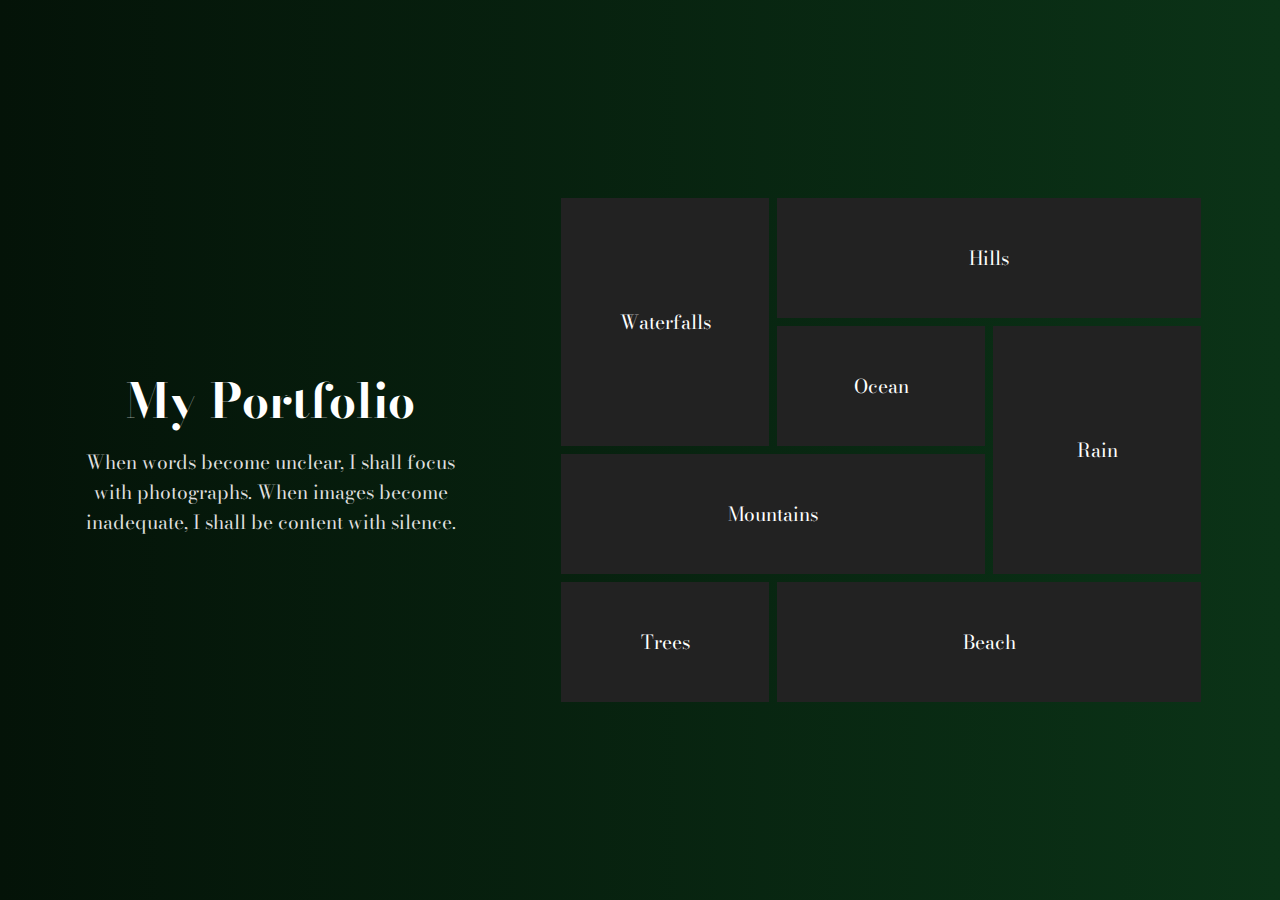
<file: index.html>
<!DOCTYPE html>
<html lang="en">
<head>
    <meta charset="UTF-8">
    <meta http-equiv="X-UA-Compatible" content="IE=edge">
    <meta name="viewport" content="width=device-width, initial-scale=1.0">
    <title>Portfolio</title>
    <link rel="stylesheet" href="style.css">
</head>
<body>

    <div class="container">
        <div class="left-text">
            <h2>My Portfolio</h2>
            <p>When words become unclear, I shall focus with photographs. When images become inadequate, I shall be content with silence.</p>
        </div>
        <div class="gallery">
            <div class="box row-2" id="box-1" style="background-image: url(https://images.unsplash.com/photo-1433086966358-54859d0ed716?ixlib=rb-4.0.3&ixid=MnwxMjA3fDB8MHxwaG90by1wYWdlfHx8fGVufDB8fHx8&auto=format&fit=crop&w=774&q=80);">Waterfalls</div>
            <div class="box col-2" style="background-image: url(https://images.unsplash.com/photo-1470071459604-3b5ec3a7fe05?ixlib=rb-4.0.3&ixid=MnwxMjA3fDB8MHxwaG90by1wYWdlfHx8fGVufDB8fHx8&auto=format&fit=crop&w=1574&q=80);">Hills</div>
            <div class="box" style="background-image: url(https://images.unsplash.com/photo-1497449493050-aad1e7cad165?ixlib=rb-4.0.3&ixid=MnwxMjA3fDB8MHxwaG90by1wYWdlfHx8fGVufDB8fHx8&auto=format&fit=crop&w=1065&q=80);">Ocean</div>
            <div class="box row-2" style="background-image: url(https://images.unsplash.com/photo-1518173946687-a4c8892bbd9f?ixlib=rb-4.0.3&ixid=MnwxMjA3fDB8MHxwaG90by1wYWdlfHx8fGVufDB8fHx8&auto=format&fit=crop&w=774&q=80);">Rain</div>
            <div class="box col-2" style="background-image: url(https://images.unsplash.com/photo-1426604966848-d7adac402bff?ixlib=rb-4.0.3&ixid=MnwxMjA3fDB8MHxwaG90by1wYWdlfHx8fGVufDB8fHx8&auto=format&fit=crop&w=2070&q=80);">Mountains</div>
            <div class="box" style="background-image: url(https://images.unsplash.com/photo-1446329813274-7c9036bd9a1f?ixlib=rb-4.0.3&ixid=MnwxMjA3fDB8MHxwaG90by1wYWdlfHx8fGVufDB8fHx8&auto=format&fit=crop&w=1770&q=80);">Trees</div>
            <div class="box col-2" style="background-image: url(https://images.unsplash.com/photo-1507525428034-b723cf961d3e?ixlib=rb-4.0.3&ixid=MnwxMjA3fDB8MHxwaG90by1wYWdlfHx8fGVufDB8fHx8&auto=format&fit=crop&w=2073&q=80);">Beach</div>
        </div>
    </div>
    
</body>
</html>
</file>
<file: style.css>
@import url('https://fonts.googleapis.com/css2?family=Bodoni+Moda:opsz,wght@6..96,400;6..96,900&display=swap');

* {
    margin: 0;
    padding: 0;
    box-sizing: border-box;
}

body {
    font-family: 'Bodoni Moda', serif;
    font-size: 1.2rem;
}

.container {
    min-height: 100vh;
    display: flex;
    justify-content: space-evenly;
    align-items: center;
    gap: 20px;
    background: linear-gradient(to right, #041308, #0b3317);
}

.left-text{
    flex-basis: 30%;
}


.container .left-text h2 {
    font-size: 3rem;
    color: white;
    text-align: center;
}

.container .left-text p {
    color: #ddd;
    margin-top: 10px;
    text-align: center;
}

.gallery{
    flex-basis: 50%;
    display: grid;
    gap: 8px;
    grid-template-columns: repeat(3,1fr);
    grid-auto-rows: 120px;
}

.box{
    background-size: cover;
    background-position: top;
    color: white;
    display: flex;
    justify-content: center;
    align-items: center;
    background-color: #222;
    background-blend-mode: hard-light;
    transition: all 1s ease-in-out;
    cursor: pointer;

}

.box:hover{
    background-color: #999;
    background-position: center;
    box-shadow: 0 0 4px #fff;
}

.row-2 {
    grid-row: span 2;
}

.col-2 {
    grid-column: span 2;
}
</file>
